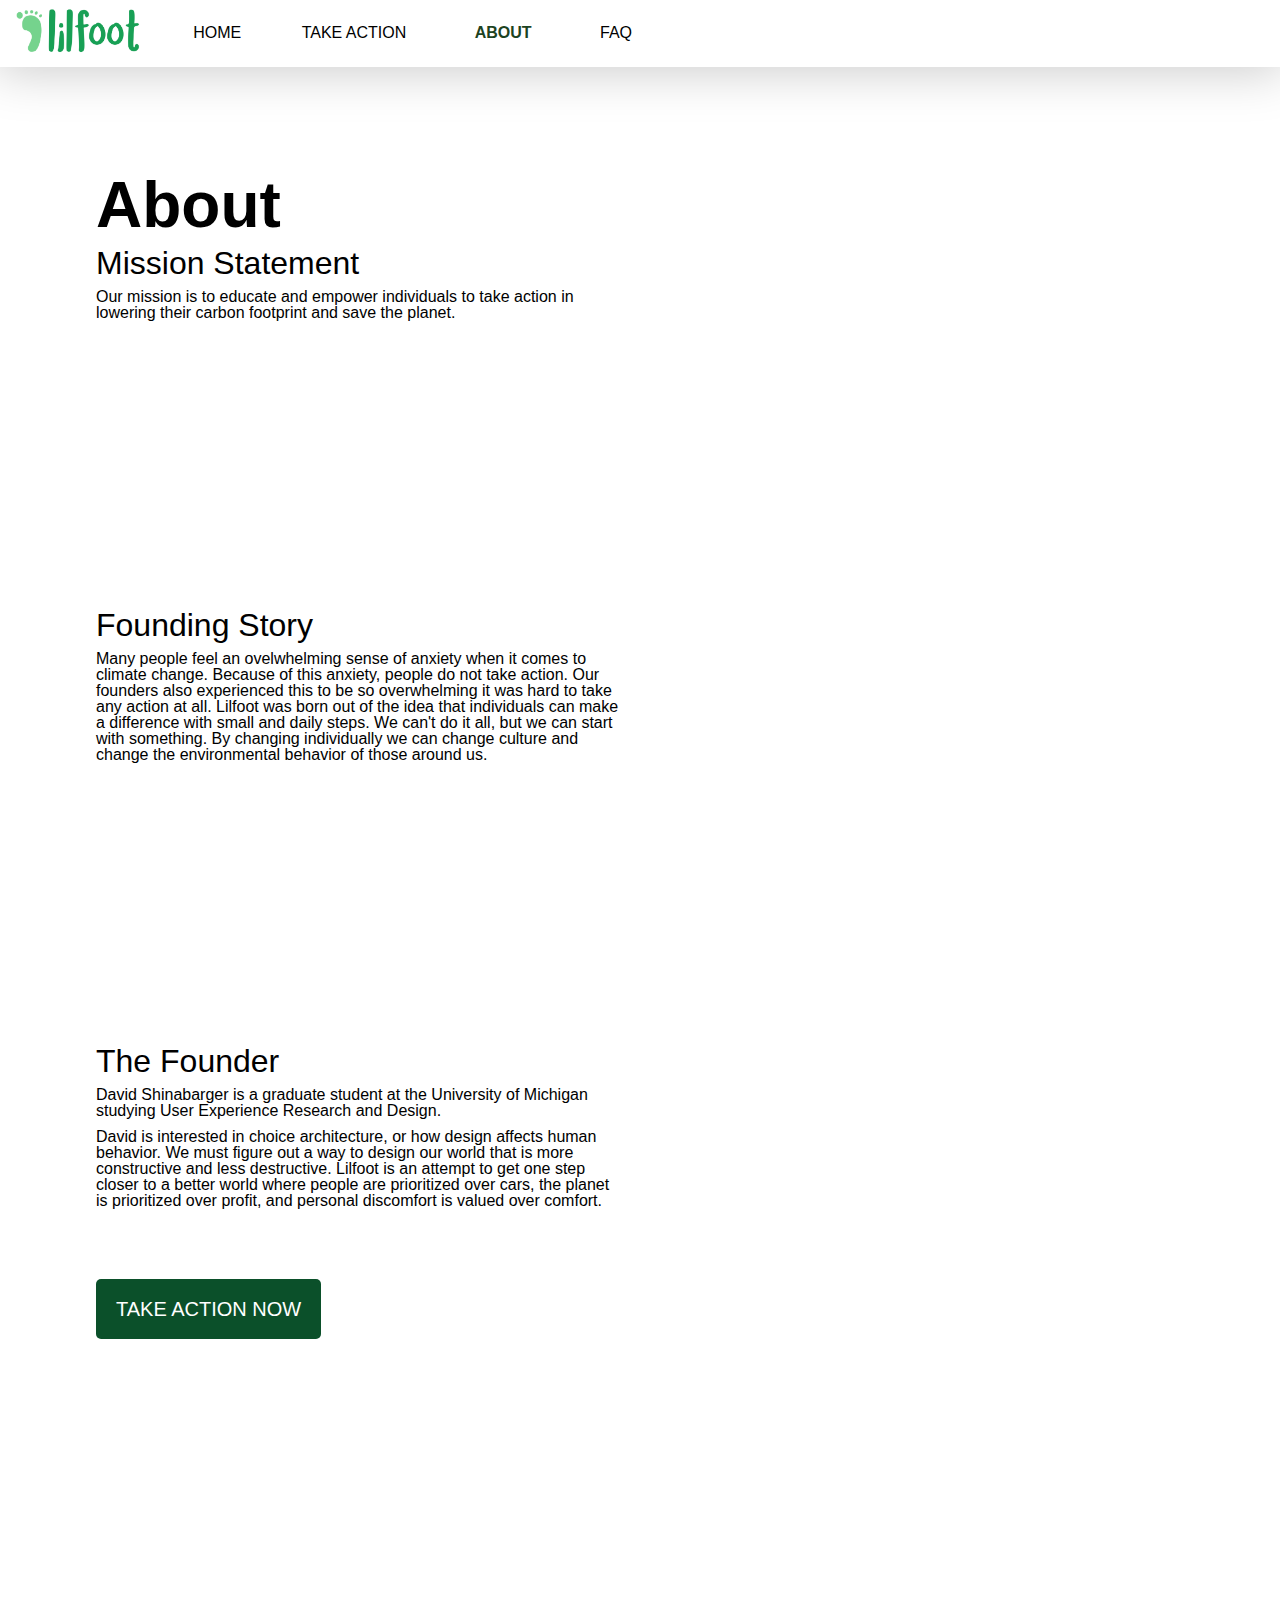
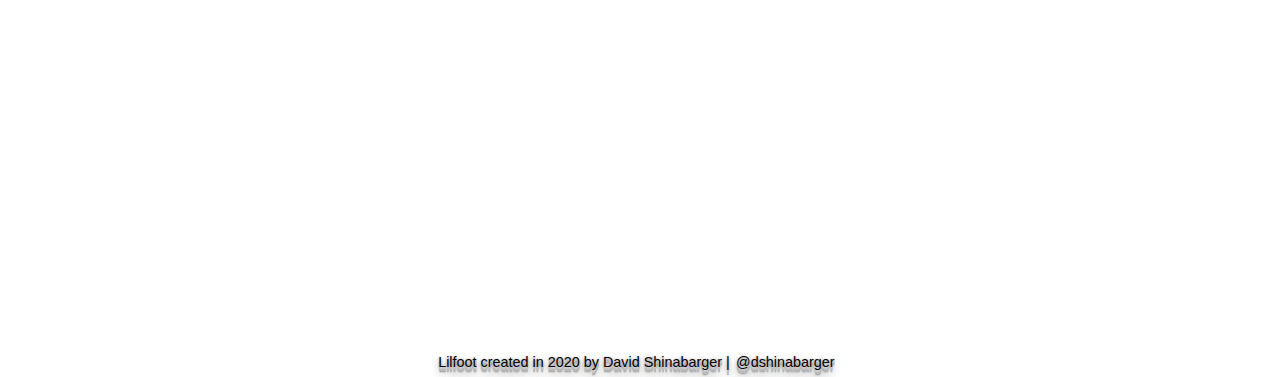
<file: about.html>
<!DOCTYPE html>
<html lang="en" dir="ltr">
    <head>
      <!-- Global site tag (gtag.js) - Google Analytics -->
<script async src="https://www.googletagmanager.com/gtag/js?id=UA-101513232-2"></script>
<script>
  window.dataLayer = window.dataLayer || [];
  function gtag(){dataLayer.push(arguments);}
  gtag('js', new Date());

  gtag('config', 'UA-101513232-2');
</script>

        <meta charset="utf-8">
        <link rel="stylesheet" type="text/css" href="css/html5reset.css">
        <link rel="stylesheet" type="text/css" href="css/style.css">
        <title>About</title>
    </head>
    <body>

        <a class="skip" href="#skip">Skip to Main Content</a>

        <header class="header-shadow">

            <nav>
                <img id='lilfootlogo' src="img/lilfootlogo.png" alt="lilfoot-logo">
                <a href="index.html">HOME</a>
                <a href="takeaction.html">TAKE ACTION</a>
                <div class="dropdown">
                    <button id="active" class="dropbtn">ABOUT
                        <i class="fa fa-caret-down"></i>
                    </button>
                    <div class="dropdown-content">
                        <a href="about.html">ABOUT</a>
                        <a href="contact.html">CONTACT</a>
                    </div>
                </div>

                <a href="faq.html">FAQ</a>
            </nav>

        </header>

        <main class=" " id="skip">

            <div class="container">
                <div class="textsection">
                    <h1>About</h1>
                    <h2>Mission Statement</h2>
                    <h3>Our mission is to educate and empower individuals to take action in lowering their carbon footprint and save the planet.</h3>
                </div>
                <div class="textsection">
                    <h2>Founding Story</h2>
                    <h3>Many people feel an ovelwhelming sense of anxiety when it comes to climate change. Because of this anxiety, people do not take action. Our founders also experienced this to be so overwhelming it was hard to take any action at all. Lilfoot was
                        born out of the idea that individuals can make a difference with small and daily steps. We can't do it all, but we can start with something. By changing individually we can change culture and change the environmental behavior of those around us.
                    </h3>
                </div>
                <div class="textsection">
                    <h2>The Founder</h2>
                    <h3>David Shinabarger is a graduate student at the University of Michigan studying User Experience Research and Design.
                    </h3>
                    <h3>David is interested in choice architecture, or how design affects human behavior. We must figure out a way to design our world that is more constructive and less destructive. Lilfoot is an attempt to get one step closer to a better world where
                        people are prioritized over cars, the planet is prioritized over profit, and personal discomfort is valued over comfort.
                    </h3>
                    <a href="takeaction.html" class="buttons">TAKE ACTION NOW</a>
                </div>

            </div>

            <footer>
                <p>Lilfoot created in 2020 by David Shinabarger |
                    <a id="footertwitterthing" href="https://twitter.com/dshinabarger">@dshinabarger</a>
                </p>
            </main>
        </footer>

    </body>
</html>
</file>
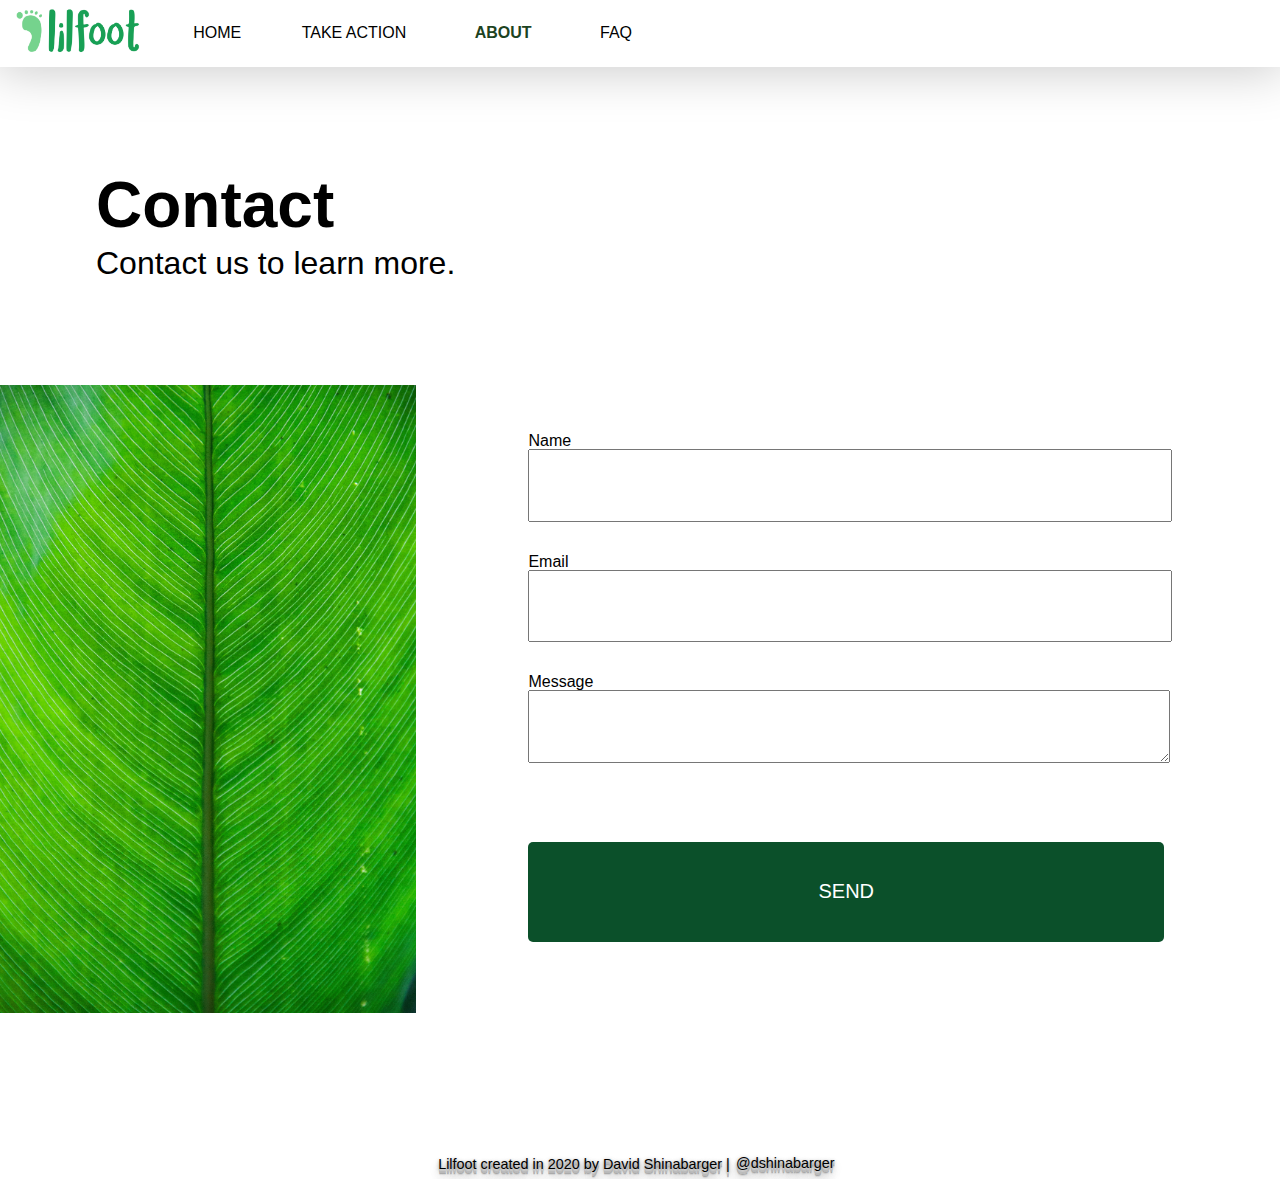
<file: contact.html>
<!DOCTYPE html>
<html lang="en" dir="ltr">
    <head>
      <!-- Global site tag (gtag.js) - Google Analytics -->
<script async src="https://www.googletagmanager.com/gtag/js?id=UA-101513232-2"></script>
<script>
  window.dataLayer = window.dataLayer || [];
  function gtag(){dataLayer.push(arguments);}
  gtag('js', new Date());

  gtag('config', 'UA-101513232-2');
</script>

        <meta charset="utf-8">
        <link rel="stylesheet" type="text/css" href="css/html5reset.css">
        <link rel="stylesheet" type="text/css" href="css/style.css">
        <title>About</title>
    </head>
    <body>
          <a class = "skip" href="#skip">Skip to Main Content</a>
      <header class="header-shadow">

          <nav>
              <img id='lilfootlogo' src="img/lilfootlogo.png" alt="lilfoot-logo">
              <a href="index.html">HOME</a>
              <a href="takeaction.html">TAKE ACTION</a>
              <div class="dropdown">
                  <button id = "active" class="dropbtn">ABOUT
                      <i class="fa fa-caret-down"></i>
                  </button>
                  <div class="dropdown-content">
                      <a href="about.html">ABOUT</a>
                      <a href="contact.html">CONTACT</a>
                  </div>
              </div>

              <a href="faq.html">FAQ</a>
          </nav>

      </header>
      <main class=" " id="skip">
            <div class="textsection">
                <h1 id="contacttitle">Contact</h1>
                <h2>Contact us to learn more.</h2>

            </div>
            <div class="formsection">
              <div >
                <img class="greenleafpicture" src="img/greenleaf.jpg" alt="green-leaf">
              </div>

                <div>
                <form class = "form textsection" action="https://formspree.io/xpzljaal" method="POST">
                    <label>
                        Name
                        <input class="input" type="text" name="name">
                    </label>
                    <label>
                        Email
                        <input class="input" type="email" name="_replyto">
                    </label>
                    <label>
                        Message
                        <textarea class="input" name="message"></textarea>
                    </label>
                    <input class="input buttons" type="submit" value="SEND">
              </form>



              </div>

        </div>

        <footer>
            <p>Lilfoot created in 2020 by David Shinabarger |
                <a id="footertwitterthing" href="https://twitter.com/dshinabarger">@dshinabarger</a>
            </p>

	      </main>

        </footer>

    </body>
</html>
</file>
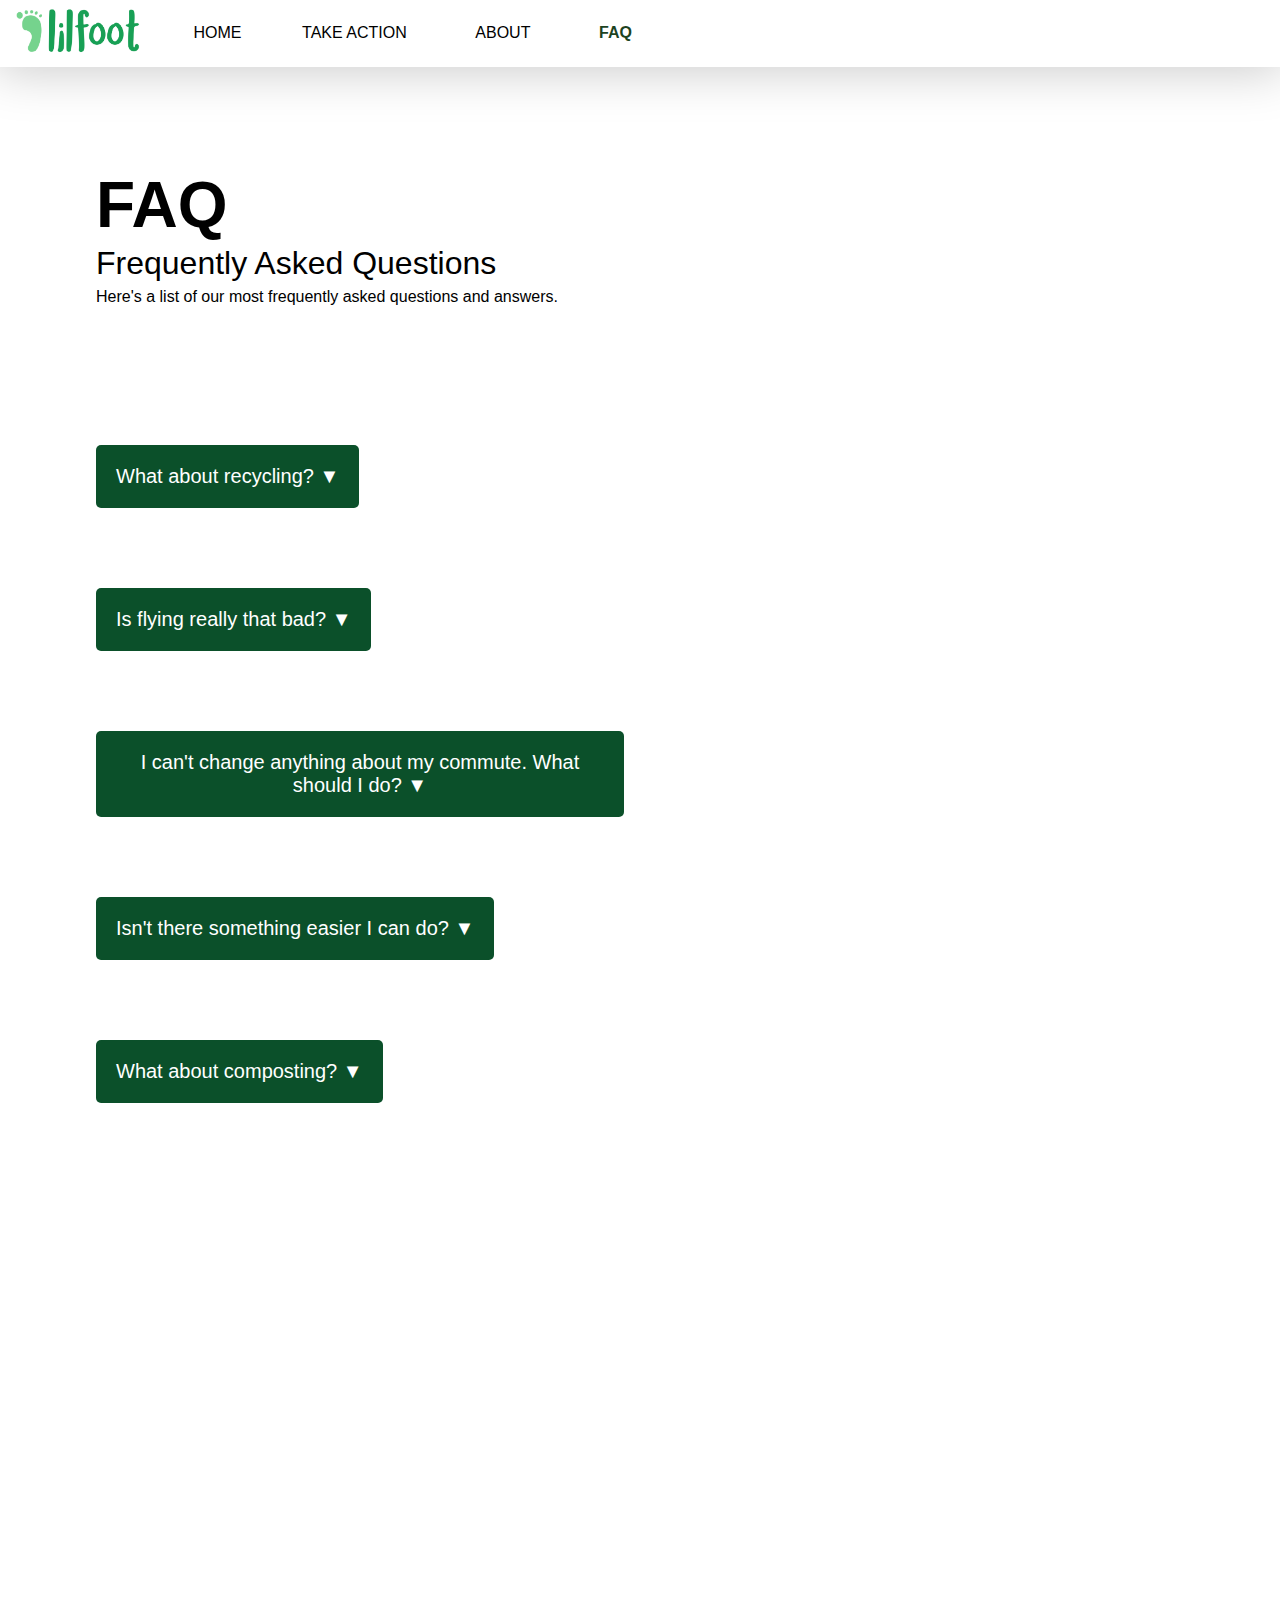
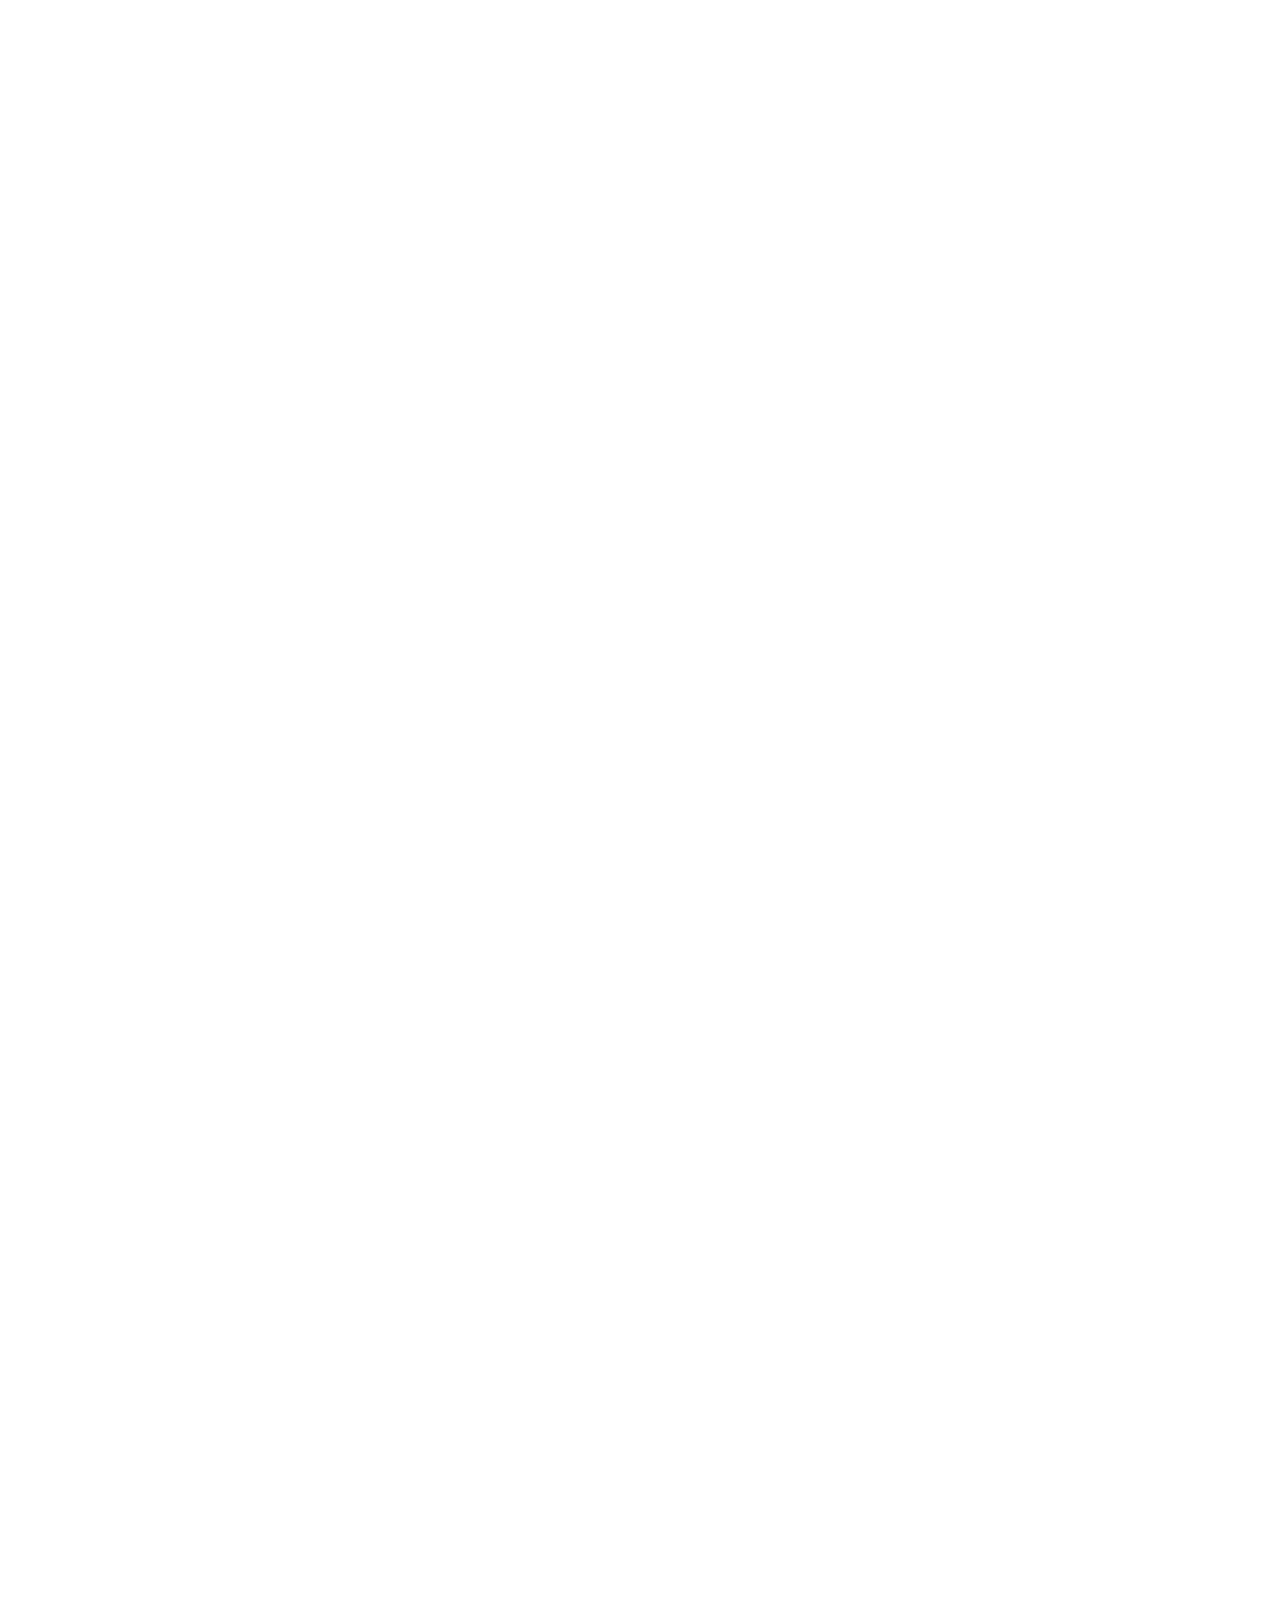
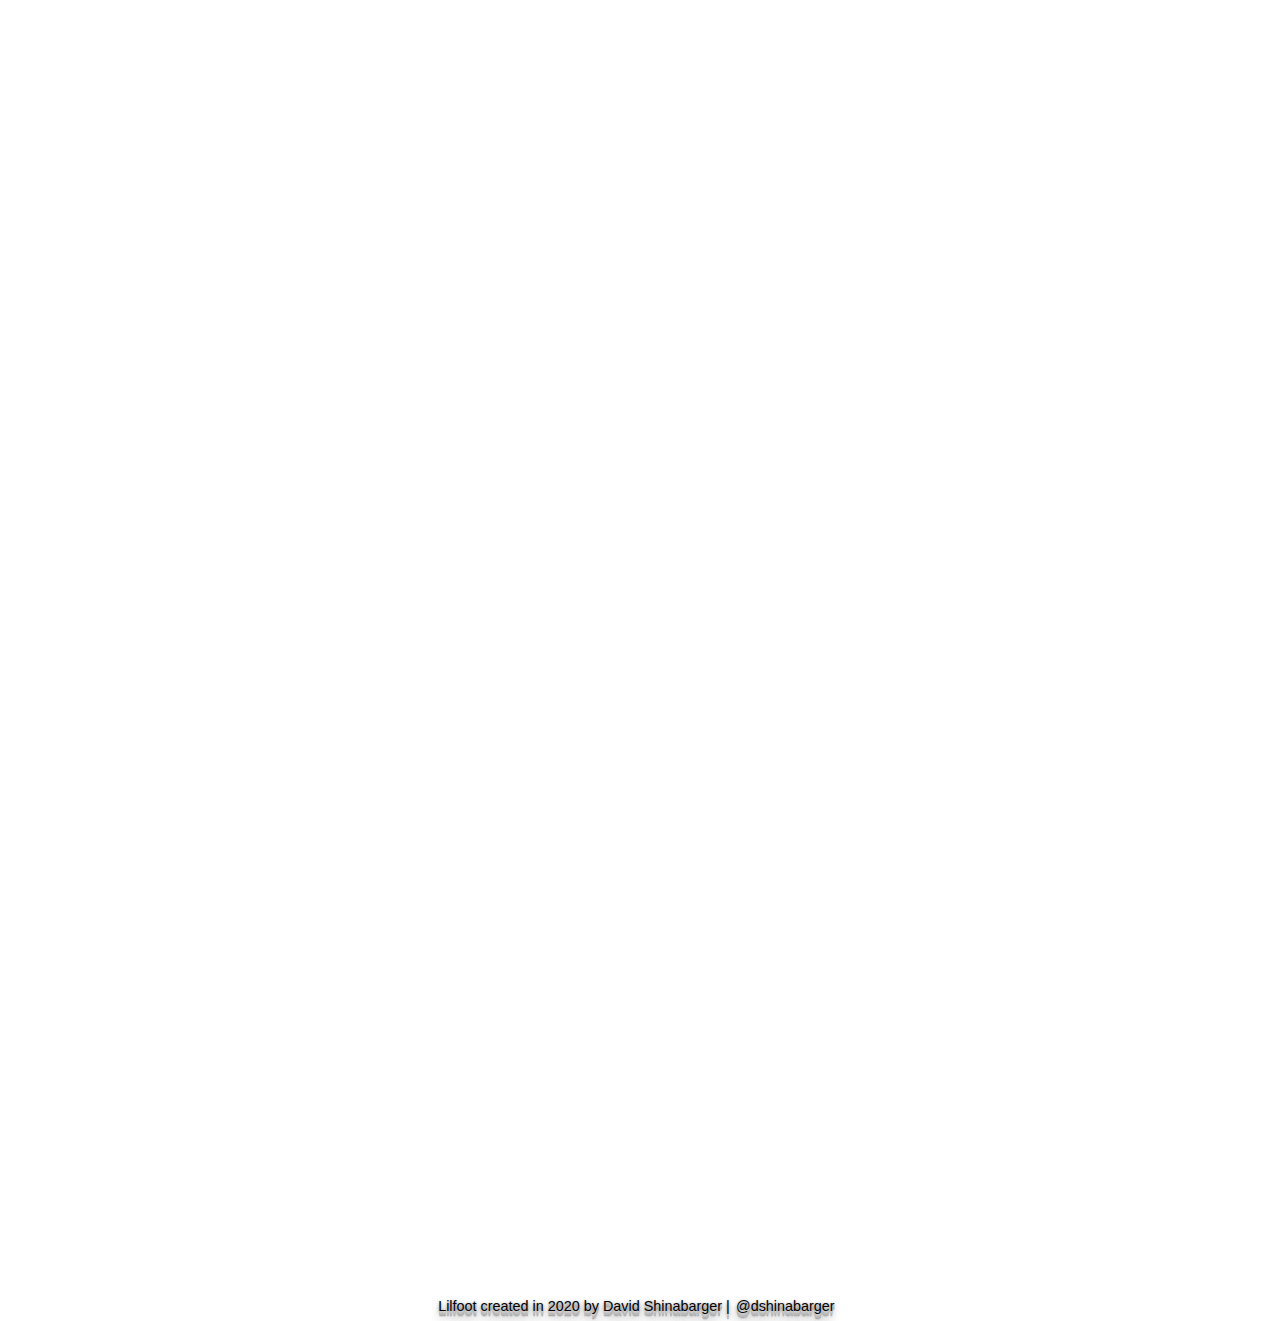
<file: faq.html>
<!DOCTYPE html>
<html lang="en" dir="ltr">
    <head>
      <!-- Global site tag (gtag.js) - Google Analytics -->
<script async src="https://www.googletagmanager.com/gtag/js?id=UA-101513232-2"></script>
<script>
  window.dataLayer = window.dataLayer || [];
  function gtag(){dataLayer.push(arguments);}
  gtag('js', new Date());

  gtag('config', 'UA-101513232-2');
</script>

        <meta charset="utf-8">
        <link rel="stylesheet" type="text/css" href="css/html5reset.css">
        <link rel="stylesheet" type="text/css" href="css/style.css">
        <title>faq</title>
    </head>
    <body>
        <a class="skip" href="#skip">Skip to Main Content</a>
        <header class="header-shadow">

            <nav>
                <img id='lilfootlogo' src="img/lilfootlogo.png" alt="lilfoot-logo">
                <a href="index.html">HOME</a>
                <a href="takeaction.html">TAKE ACTION</a>
                <div class="dropdown">
                    <button class="dropbtn">ABOUT
                        <i class="fa fa-caret-down"></i>
                    </button>
                    <div class="dropdown-content">
                        <a href="about.html">ABOUT</a>
                        <a href="contact.html">CONTACT</a>
                    </div>
                </div>

                <a id="active" href="FAQ.html">FAQ</a>
            </nav>

        </header>
        <main class=" " id="skip">
            <div class="container">
                <div class="textsection">
                    <h1>FAQ</h1>
                    <h2>Frequently Asked Questions</h2>
                    <h3>Here's a list of our most frequently asked questions and answers.</h3>
                    <div class="FAQs">
                        <div class="onefaqbutton">
                            <button class="faqbutton buttons formatlikeh2" onclick="showDropdown1()">
                                What about recycling? ▼

                            </button>
                            <div id="dropdown1" class="faq-dropdown-content">
                                <div class="formatlikeh3">While recycling is good, reducing how any resources we use is much more effective use of time and resources.

                            </div>
                        </div>

                        <div class="onefaqbutton" onclick="showDropdown2()">
                            <button class="faqbutton buttons formatlikeh2">Is flying really that bad? ▼

                            </button>
                            <div id="dropdown2" class="faq-dropdown-content">
                                <div class="formatlikeh3">Flying uses a lot of fuel. According to Reader's Digest, "flying from the west coast to the east coast within the United States produces at least 1 metric ton of C02"(1), which is equivelant to what one average person on the
                                    planet uses in 2-3 months of daily life. By flying less you can significantly lower your carbon footprint.
                                </div>
                                <div class="formatlikeh4">
                                    <a href="https://www.rd.com/advice/travel/how-bad-is-flying-for-the-environment/">1. https://www.rd.com/advice/travel/how-bad-is-flying-for-the-environment/</a>
                                </div>
                            </div>
                        </div>

                        <div class="onefaqbutton">
                            <button class="faqbutton buttons formatlikeh2" onclick="showDropdown3()">
                                I can't change anything about my commute. What should I do? ▼

                            </button>

                            <div id="dropdown3" class="faq-dropdown-content">
                                <div class="formatlikeh3">Consider moving closer to your work to make it so you can walk or bike to work. Or see if you can work from home for additional days of the week. If that doesn't work, it may be worth seeing if you can find a job that is
                                    closer to where you live. "60% of all transportation emissions were generated by light-duty vehicles - such as those most of us drive to work." (1)
                                </div>
                                <div class="formatlikeh4">
                                    <a href="https://blog.arcadia.com/biking-to-work-does-it-really-make-a-difference/">1. https://blog.arcadia.com/biking-to-work-does-it-really-make-a-difference/</a>
                                </div>

                            </div>

                        </div>

                        <div class="onefaqbutton">
                            <button class="faqbutton buttons formatlikeh2" onclick="showDropdown4()">
                                Isn't there something easier I can do? ▼

                            </button>
                            <div id="dropdown4" class="faq-dropdown-content">
                                <div class="formatlikeh3">Probably. But if we're going to seriously save the planet from imminent destruction, it is going to take an individual and societal effort unlike we have ever seen before.
                                </div>
                            </div>
                        </div>

                        <div class="onefaqbutton">
                            <button class="faqbutton buttons formatlikeh2" onclick="showDropdown5()">
                                What about composting? ▼

                            </button>
                            <div id="dropdown5" class="faq-dropdown-content">
                                <div class="formatlikeh3">While composting is beneficial, we'd like to address the reduce part of Reduce - Reuse - Reccyle to overall lower our footprint. Composting deals with organic waste, and while it is valuable, there are much more significant
                                    ways you can reduce your footprint.</div>

                            </div>
                        </div>

                    </div>
                </div>

            </div>
          </div>

        <footer>
            <p>Lilfoot created in 2020 by David Shinabarger |
                <a id="footertwitterthing" href="https://twitter.com/dshinabarger">@dshinabarger</a>
            </p>
        </footer>
      </main>

        <script>
            function showDropdown1() {
                var x = document.getElementById("dropdown1");
                if (x.style.display === "none") {
                    x.style.display = "block";
                } else {
                    x.style.display = "none";
                }
            }

            function showDropdown2() {
                var x = document.getElementById("dropdown2");
                if (x.style.display === "none") {
                    x.style.display = "block";
                } else {
                    x.style.display = "none";
                }
            }

            function showDropdown3() {
                var x = document.getElementById("dropdown3");
                if (x.style.display === "none") {
                    x.style.display = "block";
                } else {
                    x.style.display = "none";
                }
            }

            function showDropdown4() {
                var x = document.getElementById("dropdown4");
                if (x.style.display === "none") {
                    x.style.display = "block";
                } else {
                    x.style.display = "none";
                }
            }

            function showDropdown5() {
                var x = document.getElementById("dropdown5");
                if (x.style.display === "none") {
                    x.style.display = "block";
                } else {
                    x.style.display = "none";
                }
            }
        </script>
    </body>
</html>
</file>
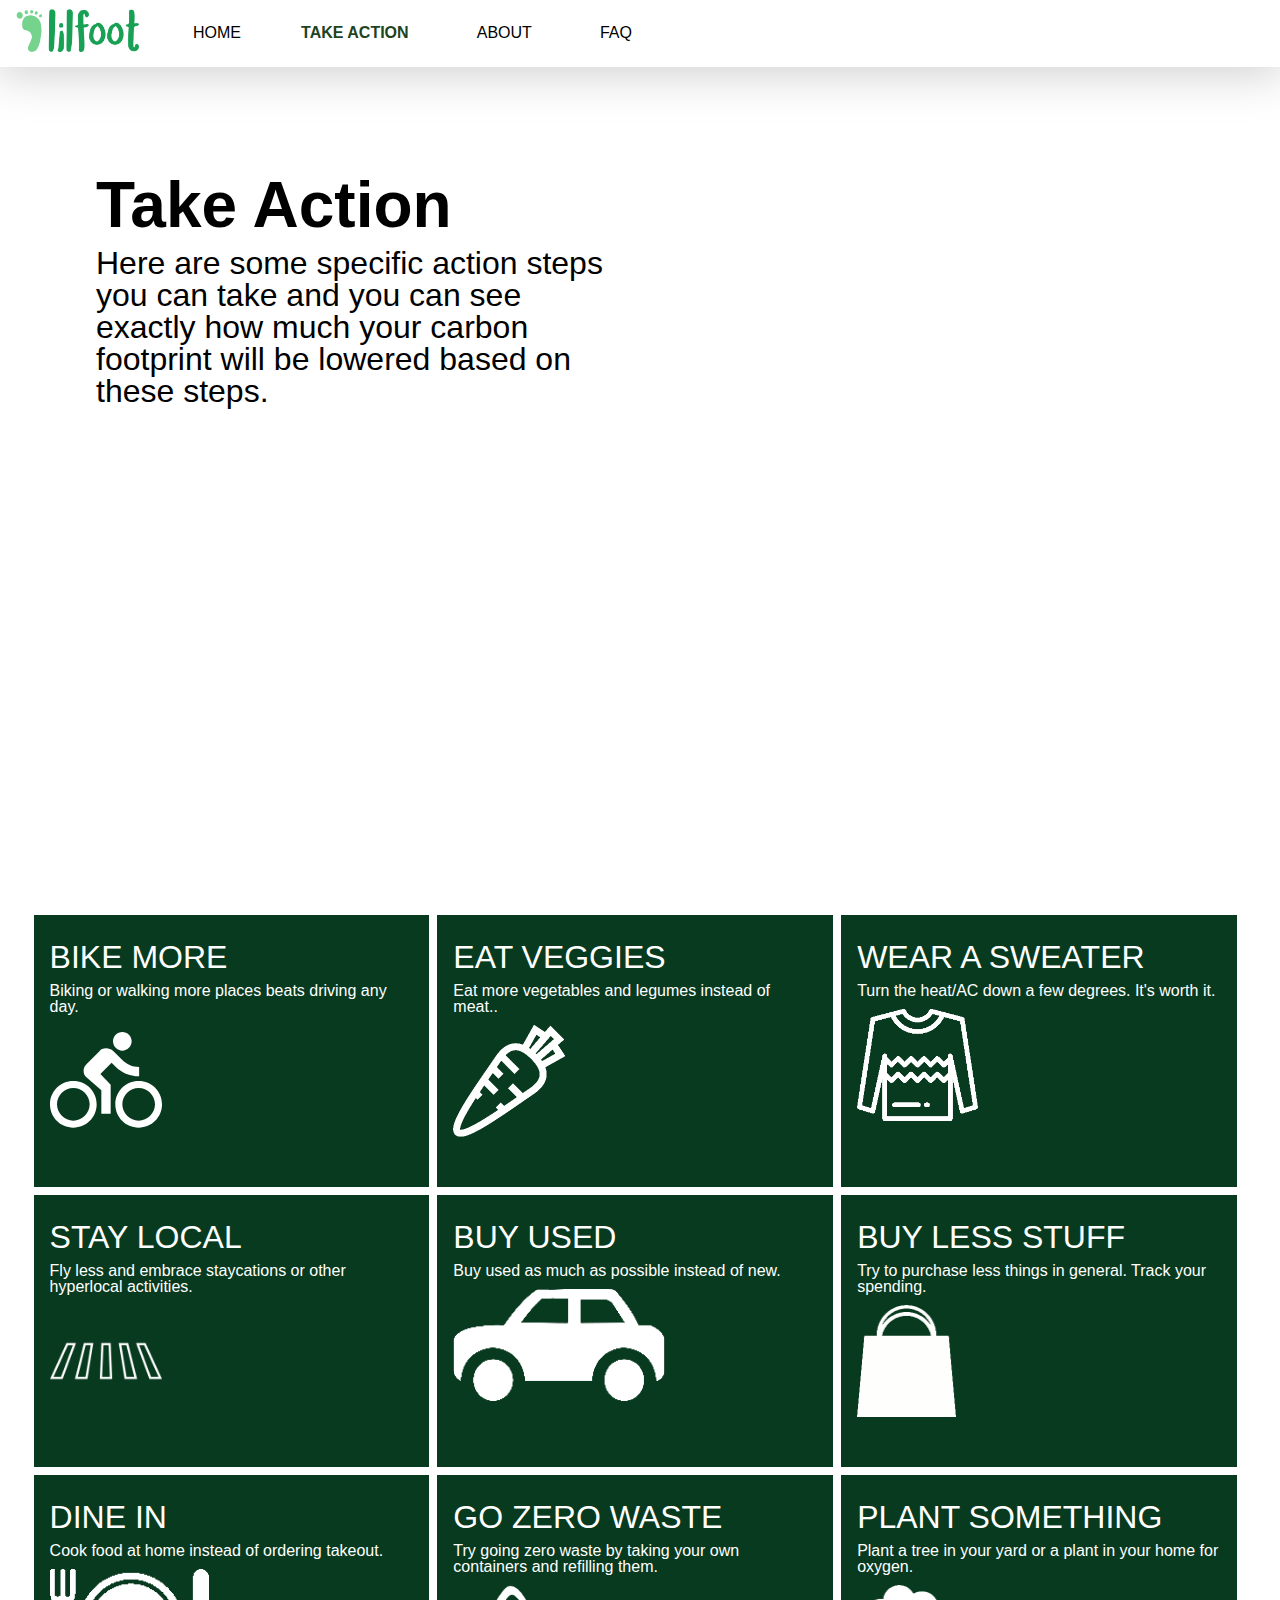
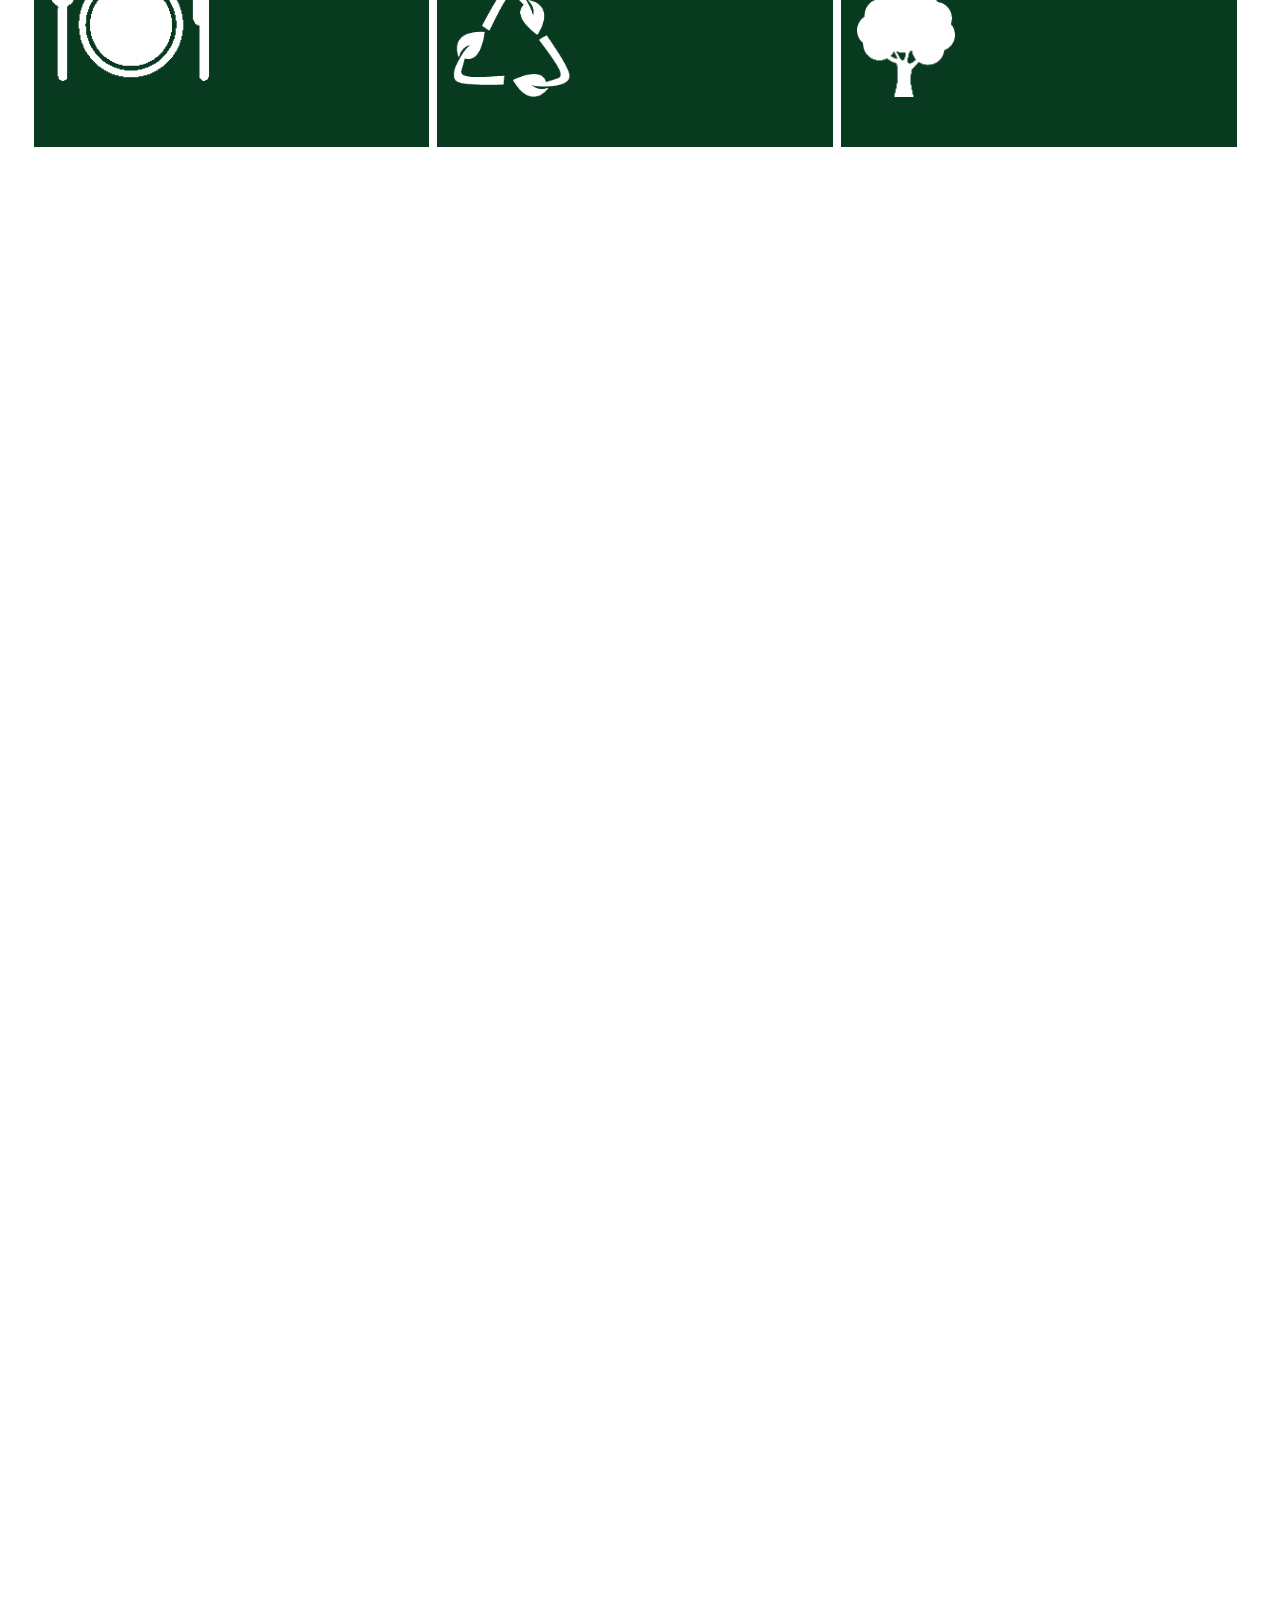
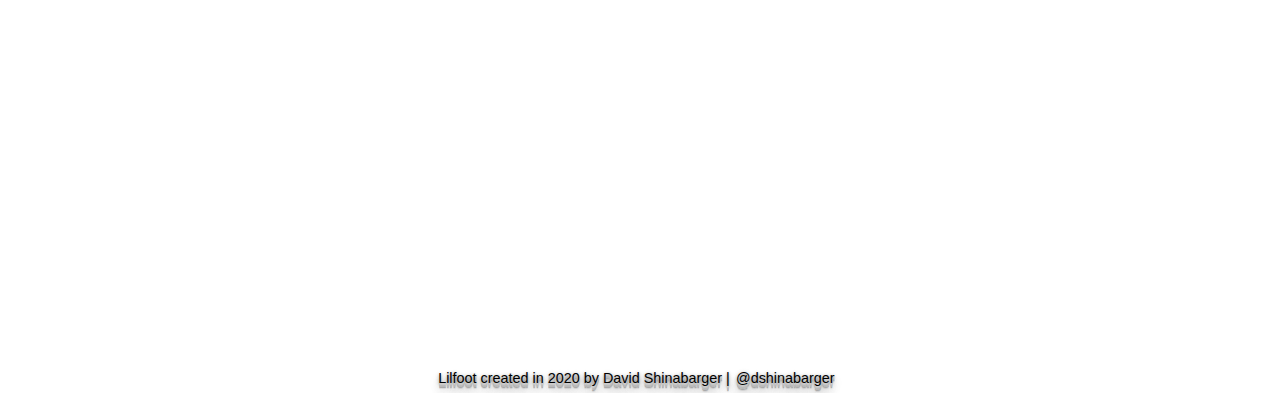
<file: takeaction.html>
<!DOCTYPE html>
<html lang="en" dir="ltr">
    <head>
      <!-- Global site tag (gtag.js) - Google Analytics -->
<script async src="https://www.googletagmanager.com/gtag/js?id=UA-101513232-2"></script>
<script>
  window.dataLayer = window.dataLayer || [];
  function gtag(){dataLayer.push(arguments);}
  gtag('js', new Date());

  gtag('config', 'UA-101513232-2');
</script>

        <meta charset="utf-8">
        <link rel="stylesheet" type="text/css" href="css/html5reset.css">
        <link rel="stylesheet" type="text/css" href="css/style.css">
        <title>Take Action</title>
    </head>
    <body>
          <a class = "skip" href="#skip">Skip to Main Content</a>

        <header class="header-shadow">

            <nav>
                <img id='lilfootlogo' src="img/lilfootlogo.png" alt="lilfoot-logo">
                <a href="index.html">HOME</a>
                <a id = "active" href="takeaction.html">TAKE ACTION</a>
                <div class="dropdown">
                    <button class="dropbtn">ABOUT
                        <i class="fa fa-caret-down"></i>
                    </button>
                    <div class="dropdown-content">
                        <a href="about.html">ABOUT</a>
                        <a href="contact.html">CONTACT</a>
                    </div>
                </div>

                <a href="faq.html">FAQ</a>
            </nav>

        </header>

              <main class=" " id="skip">


        <div class="container">
            <div class="textsection">
                <h1>Take Action</h1>
                <h2>Here are some specific action steps you can take and you can see exactly how much your carbon footprint will be lowered based on these steps.</h2>
            </div>

            <div class="takeactiongrid">
                <div class="griditem bikemore">
                    <h2>BIKE MORE</h2>
                    <h3>Biking or walking more places beats driving any day.</h3>
                    <img id='bikemore' class="icon" src="img/directions_bike-24px.svg" alt="bike-more">
                </div>
                <div class="griditem">
                    <h2>EAT VEGGIES</h2>
                    <h3>Eat more vegetables and legumes instead of meat..</h3>
                    <img class="icon" src="img/carrot.png" alt="carroticon">
                </div>
                <div class="griditem">
                    <h2>WEAR A SWEATER</h2>
                    <h3>Turn the heat/AC down a few degrees. It's worth it.</h3>
                    <img class="icon" id=sweater src="img/shirt.png" alt="sweater-icon">
                </div>
                <div class="griditem">
                    <h2>STAY LOCAL</h2>
                    <h3>Fly less and embrace staycations or other hyperlocal activities.</h3>
                    <img class="icon" id=crosswalk src="img/crosswalk.png" alt="crosswalk-icon">
                </div>
                <div class="griditem">
                    <h2>BUY USED</h2>
                    <h3>Buy used as much as possible instead of new.</h3>
                    <img class="icon" id=car src="img/car.png" alt="car-icon">
                </div>
                <div class="griditem">
                    <h2>BUY LESS STUFF</h2>
                    <h3>Try to purchase less things in general. Track your spending.</h3>
                    <img class="icon" src="img/shoppingbag.png" alt="shopping-bag-icon">
                </div>
                <div class="griditem">
                    <h2>DINE IN</h2>
                    <h3>Cook food at home instead of ordering takeout.</h3>
                    <img class="icon" src="img/dinner.png" alt="dinner-icon">
                </div>
                <div class="griditem">
                    <h2>GO ZERO WASTE</h2>
                    <h3>Try going zero waste by taking your own containers and refilling them.</h3>
                    <img class="icon" src="img/zerowaste.png" alt="zero-waste-icon">
                </div>
                <div class="griditem">
                    <h2>PLANT SOMETHING</h2>
                    <h3>Plant a tree in your yard or a plant in your home for oxygen.</h3>
                    <img class="icon" src="img/tree.png" alt="tree-icon">
                </div>

            </div>
          </div>

            <footer>
                <p>Lilfoot created in 2020 by David Shinabarger |
                    <a id="footertwitterthing" href="https://twitter.com/dshinabarger">@dshinabarger</a>
                </p>

                 </main>

            </footer>
        </body>
    </html>
</file>
<file: css/style.css>
body {
    font-family: 'Muli', sans-serif;
}

a.skip {
    background: white;
    left: 0;
    padding: 6px;
    position: absolute;
    top: -40px;
    -webkit-transition: top 1s ease-out;
    transition: top 1s ease-out;
    z-index: 1;
}

a.skip:focus {
    top: 20px;
    color: black;
    text-decoration-style: solid;
}

header {
    width: auto;
    overflow: auto;
    margin-top: 0;
    margin-bottom: 0;
    padding-top: 2em;
    padding-bottom: 2em;
    vertical-align: middle;
}

nav {
    display: flex;
    flex-direction: column;
    justify-content: space-between;
    align-items: center;
    flex-wrap: wrap;
    justify-content: space-between;
    overflow: hidden;
}

.dropdown {
  float: left;
  overflow: hidden;
}

.dropdown .dropbtn {
  font-size: 16px;
  border: none;
  outline: none;
  color: black;
  padding: 14px 16px;
  background-color: inherit;
  font-family: inherit;
  margin: 0;
}

.navbar a:hover, .dropdown:hover .dropbtn {
  background-color: #083A1F;
  color: white;
}

.dropdown-content {
  display: none;
  position: absolute;
  background-color: #f9f9f9;
  min-width: 160px;
  box-shadow: 0px 8px 16px 0px rgba(0,0,0,0.2);
  z-index: 1;
}

.dropdown-content a {
  float: none;
  color: black;
  padding: 12px 16px;
  text-decoration: none;
  display: block;
  text-align: left;
}

.dropdown-content a:hover {
  background-color: #ddd;
}

.dropdown:hover .dropdown-content {
  display: block;
}

#mainheaderol {
    text-align: center;
}

h1, h2, h3 {
    margin-top: 10px;
    margin-bottom: 10px;
}

h1 {
    font-size: 400%;
    font-weight: 900;

}

#contacttitle {

}

h2, #welcometo, .formatlikeh2 {
    font-size: 200%;
    font-weight: 500;
}

h3, #homepageinfo, .formatlikeh3 {
    font-size: 100%;
    font-weight: 100;
}

h4, .formatlikeh4 {
  font-weight: 100;
  font-size: 80%;
}

a {
    text-decoration: none;
    color: black;
    padding: .5em;
}

a:hover {
    color: #1D431F;
}

div {}

#lilfootlogo {
    height: 20%;
    width: 20%;
    vertical-align: middle;
}

.logosize {
  height: 100%;
  width: 100%;
  vertical-align: middle;
}

#pollutedcity {
    background-image: url("../img/massimiliano-morosinotto--6hvB84fyYA-unsplash.jpg");
    background-size: cover;
    background-position: center;
    background-blend-mode: lighten;
}

#result {
    background-image: url("../img/alec-cooks-AWmFldiADCo-unsplash.jpg");
    background-size: cover;
    background-position: center;
    background-blend-mode: lighten;
}

#footertwitterthing {
    margin-left: -5px;
}

.horizontalsection {
    height: 30em;
    width: inherit;
    margin: 0;
}

.header-shadow {
    box-shadow: 0px 0px 50px 5px #ccc;
}

.shadow {
    box-shadow: 0px 0px 5px 5px #ccc;
}

.textsection {
    margin-top: 5em;
    margin-left: 2em;
    margin-right: 2em;
    padding: 1em;
    background: white;
    font: black;
}

.container {
    display: grid;
    grid-template-rows: repeat(4, 1fr);
}

.buttons {
    transition-duration: 0.3s;
    text-align: center;
    display: inline-block;
    weight: 500;
    padding: 1em;
    margin-top: 3em;
    margin-bottom: 1em;
    font-size: 125%;
    background-color: #0B502A;
    color: white;
    border-radius: 5px;
    border: 0px;
}

.buttons:hover {
    background-color: #D4FFDB;
    color: #0B502A;
}



footer {
    font-size: 90%;
    bottom: 0;
    display: grid;
    text-align: center;
    margin-top: 10em;
    text-shadow:
      0 1px 0 #ccc,
      0 2px 0 #c9c9c9,
      0 3px 0 #bbb,
      0 4px 0 #b9b9b9,
      0 5px 0 #aaa,
      0 6px 1px rgba(0,0,0,.1),
      0 0 5px rgba(0,0,0,.1),
      0 1px 3px rgba(0,0,0,.3),
      0 3px 5px rgba(0,0,0,.2),
      0 5px 10px rgba(0,0,0,.25),
      0 10px 10px rgba(0,0,0,.2),
      0 20px 20px rgba(0,0,0,.15);
}

.takeactiongrid {
    display: flex;
    flex-wrap: wrap;
    margin-top: -60em;
    margin-left: 2%;
    align-items: center;
    align-content: center;
    align-self: center;
    color: white;
}

.griditem {
    width: 100%;
    position: relative;
    flex-wrap: wrap;
    background-color: #083A1F;
    font-size: 100%;
    margin-top: .5em;
    margin-left: .5em;
    padding: 1em;
    height: 15em;
    transition-duration: .5s;
}

.griditem:hover {
    opacity: .9;
}

.icon {
    bottom: 0;
    height: 7em;
}

.greenleafpicture {
    width: 100%;
    height: 100%;
    object-fit: cover;
}

.formsection {}

.form {
    align-content: center;
    text-align: left;
    white-space: pre-line;
    width: 100%;
    margin-top: -40em;
    background: white;
}

label {
    text-align: left;
    background-color: white;
    width: 75%;
}

.input {
    width: 75%;
    height: 5em;
}

.FAQs {
  margin-top: 5em;
}

.faqbutton {
  border: 0;
  transition-duration: 0.3s;
  text-align: center;
  display: inline-block;
  weight: 500;
  padding: 1em;
  margin-top: 3em;
  margin-bottom: 1em;
  background-color: #0B502A;
  color: white;
  border-radius: 5px;
}

.faqbutton:hover {
  background-color: #11763D;
  color: white;
        font-weight: 800;
}


.faq-dropdown-content {
  display: none;
  position: absolute;
  background-color: #f9f9f9;
  min-width: 160px;
  box-shadow: 0px 8px 16px 0px rgba(0,0,0,0.2);
  z-index: 1;
}

#active {
  color: #1D431F;
  background-color: white;
  font-weight: 800;
}

.flip-card {
  background-color: transparent;
  width: 300px;
  height: 200px;
  perspective: 1000px; /* Remove this if you don't want the 3D effect */
}

/* This container is needed to position the front and back side */
.flip-card-inner {
  position: relative;
  width: 100%;
  height: 100%;
  text-align: center;
  transition: transform 0.8s;
  transform-style: preserve-3d;
}

/* Do an horizontal flip when you move the mouse over the flip box container */
.flip-card:hover .flip-card-inner {
  transform: rotateY(180deg);
}

/* Position the front and back side */
.flip-card-front, .flip-card-back {
  position: absolute;
  width: 100%;
  height: 100%;
  -webkit-backface-visibility: hidden; /* Safari */
  backface-visibility: hidden;
}

/* Style the front side (fallback if image is missing) */
.flip-card-front {
  background-color: #bbb;
  color: black;
}

/* Style the back side */
.flip-card-back {
  background-color: #1D431F;
  vertical-align: center;
  padding-top: 3em;
  color: white;
  transform: rotateY(180deg);
  height: 70%;
}


/*BEGIN TABLET VIEW
**************
**************
************** */

@media (min-width: 700px) and (max-width: 1024px) {
    nav {
        display: flex;
        flex-direction: row;
        justify-content: space-between;
        align-items: center;
        flex-wrap: wrap;
        margin-left: 1em;
        margin-right: 12em;
        justify-content: space-between;
        padding-right: 5em;
    }
    header {
        width: auto;
        overflow: auto;
        margin-top: 0;
        margin-bottom: 0;
        padding: 0;
        vertical-align: middle;
    }
    .textsection {
        margin-top: 5em;
        margin-left: 5em;
        margin-right: 25em;
        padding-top: 1em;
        padding-bottom: 1em;
    }
    .takeactiongrid {
        display: flex;
        flex-wrap: wrap;
        margin-top: 0;
        margin-left: 2%;
        align-items: center;
        align-content: center;
        align-self: center;
        color: white;
    }

    .griditem {
        width: 28%;
        position: relative;
        flex-wrap: wrap;
        background-color: #083A1F;
        font-size: 100%;
        margin-top: .5em;
        margin-left: .5em;
        padding: 1em;
        height: 15em;
        display: grid;
        grid-template-rows: 1fr 1fr 1fr;
    }
    .formsection {
        display: grid;
        grid-template-columns: 1fr 1fr;
        grid-gap: 1em;
        margin-top: 5em;
    }
}


/*BEGIN DESKTOP VIEW
**************
**************
************** */

@media (min-width: 1024px) {
    nav {
        display: flex;
        flex-direction: row;
        justify-content: space-between;
        align-items: center;
        flex-wrap: wrap;
        justify-content: space-between;
        padding-right: 10em;
        margin-right: 30em;
        margin-left: 1em;
    }
    header {
        width: auto;
        overflow: auto;
        margin-top: 0;
        margin-bottom: 0;
        padding: 0;
        vertical-align: middle;
    }
    .textsection {
        margin-left: 5em;
        margin-right: 40em;
        padding-top: 1em;
        padding-bottom: 1em;
    }
    .takeactiongrid {
        display: flex;
        flex-wrap: wrap;
        margin-top: 0;
        margin-left: 2%;
        align-items: center;
        align-content: center;
        align-self: center;
        color: white;
    }
    .griditem {
        width: 29%;
        position: relative;
        flex-wrap: wrap;
        background-color: #083A1F;
        font-size: 100%;
        margin-top: .5em;
        margin-left: .5em;
        padding: 1em;
        height: 15em;
    }
    .form {
        align-content: center;
        text-align: left;
        white-space: pre-line;
        width: 100%;
        margin-top: 0;
        background: white;
    }
    .formsection {
        display: grid;
        grid-template-columns: 1fr 1fr;
        grid-gap: 1em;
        margin-top: 5em;
    }
}

@media screen and (prefers-reduced-motion: reduce) {
  .buttons {
      transition-duration: 0;
    }
 }

@media screen and (prefers-reduced-motion) {
  .buttons {
      transition-duration: 0;
    }
 }
</file>
